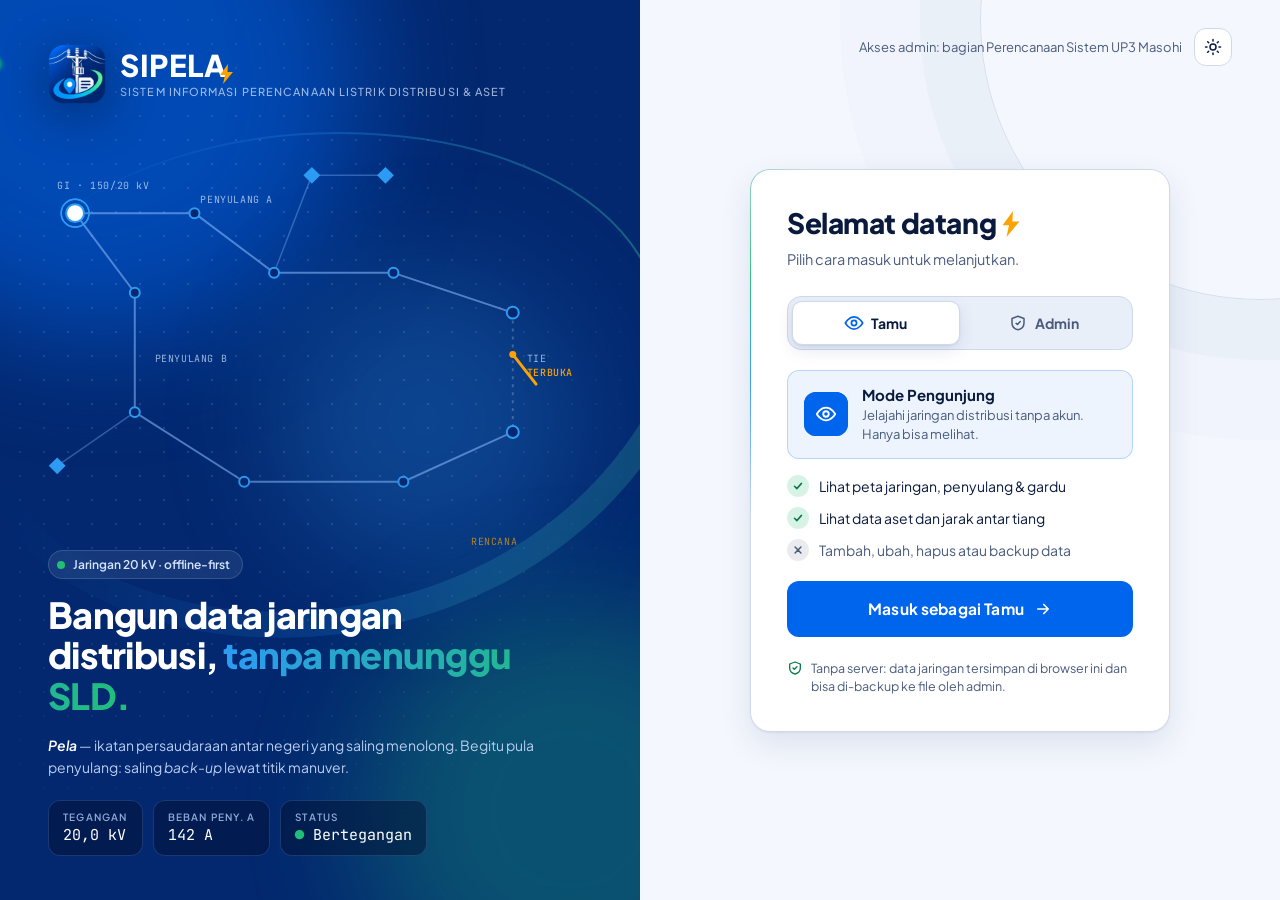
<file: login.html>
<!doctype html>
<html lang="id">
<head>
<meta charset="utf-8">
<meta name="viewport" content="width=device-width, initial-scale=1">
<title>SIPELA — Masuk</title>
<link rel="icon" type="image/png" href="img/favicon.png">
<link rel="preconnect" href="https://fonts.googleapis.com">
<link rel="preconnect" href="https://fonts.gstatic.com" crossorigin>
<link href="https://fonts.googleapis.com/css2?family=Plus+Jakarta+Sans:wght@400;500;600;700;800&family=JetBrains+Mono:wght@500&display=swap" rel="stylesheet">
<style>
:root,[data-theme=light]{--surface:#f4f7fd;--surface-raised:#ffffff;--surface-sunken:#e9eff9;--line:#cfd9ea;--line-strong:#7d8fb0;--ink:#0a1a3d;--ink-muted:#4a5b7c;--brand:#0065ed;--brand-deep:#03286f;--brand-sky:#2c9bf3;--energy:#1fbf78;--energy-ink:#0b7a4a;--spark:#fca201;--on-brand:#ffffff;--link:var(--brand);--danger:#c62f3a;--focus-ring:var(--brand);--shadow-card:0 1px 2px rgba(3,40,111,0.06), 0 12px 32px rgba(3,40,111,0.10);--shadow-glow:0 8px 24px rgba(0,101,237,0.35)}
[data-theme=dark]{--surface:#050d22;--surface-raised:#0b1733;--surface-sunken:#030817;--line:#22335c;--line-strong:#5f75a3;--ink:#eaf1ff;--ink-muted:#a3b3d3;--brand:#1f6fe8;--brand-deep:#03286f;--brand-sky:#5fb4ff;--energy:#4cf0a6;--energy-ink:#4cf0a6;--spark:#fdb52a;--on-brand:#ffffff;--link:#7cc0ff;--danger:#ff7b84;--focus-ring:#7cc0ff;--shadow-card:0 1px 2px rgba(0,0,0,0.4), 0 16px 40px rgba(0,0,0,0.45);--shadow-glow:0 8px 28px rgba(31,111,232,0.55)}
@media (prefers-color-scheme:dark){:root:not([data-theme=light]){--surface:#050d22;--surface-raised:#0b1733;--surface-sunken:#030817;--line:#22335c;--line-strong:#5f75a3;--ink:#eaf1ff;--ink-muted:#a3b3d3;--brand:#1f6fe8;--brand-deep:#03286f;--brand-sky:#5fb4ff;--energy:#4cf0a6;--energy-ink:#4cf0a6;--spark:#fdb52a;--on-brand:#ffffff;--link:#7cc0ff;--danger:#ff7b84;--focus-ring:#7cc0ff;--shadow-card:0 1px 2px rgba(0,0,0,0.4), 0 16px 40px rgba(0,0,0,0.45);--shadow-glow:0 8px 28px rgba(31,111,232,0.55)}}
:root{--space-1:4px;--space-2:8px;--space-3:12px;--space-4:16px;--space-6:24px;--space-8:32px;--space-12:48px;--radius-sm:8px;--radius-md:12px;--radius-lg:20px;--radius-xl:32px;--font-sans:"Plus Jakarta Sans", system-ui, -apple-system, "Segoe UI", sans-serif;--font-mono:"JetBrains Mono", ui-monospace, Menlo, monospace}
*,*::before,*::after{box-sizing:border-box}
html,body{margin:0;height:100%}
body{background:var(--surface);color:var(--ink);font-family:var(--font-sans);-webkit-font-smoothing:antialiased;transition:background .5s,color .5s}
button,input{font:inherit;color:inherit}

.lp{display:grid;grid-template-columns:minmax(0,1fr) minmax(0,1fr);min-height:max(100vh,680px)}

/* ───────────── HERO ───────────── */
.hero{position:relative;overflow:hidden;background:var(--brand-deep);color:var(--on-brand);isolation:isolate;
  animation:heroIn 1s cubic-bezier(.2,.7,.2,1) both}
.hero .glow{position:absolute;border-radius:50%;filter:blur(60px);opacity:.55;z-index:-1;will-change:transform}
.glow.g1{width:520px;height:520px;left:-160px;top:-180px;background:var(--brand);animation:drift 14s ease-in-out infinite alternate}
.glow.g2{width:420px;height:420px;right:-140px;bottom:-120px;background:var(--energy);opacity:.28;animation:drift 18s ease-in-out infinite alternate-reverse}
.glow.g3{width:300px;height:300px;right:10%;top:30%;background:var(--brand-sky);opacity:.25;animation:drift 11s ease-in-out infinite alternate}
.hero .dots{position:absolute;inset:-40px;z-index:-1;opacity:.22;
  background-image:radial-gradient(rgba(255,255,255,.55) 1px,transparent 1.2px);background-size:24px 24px;
  -webkit-mask-image:radial-gradient(ellipse 80% 70% at 40% 40%,#000 30%,transparent 80%);mask-image:radial-gradient(ellipse 80% 70% at 40% 40%,#000 30%,transparent 80%);
  animation:gridPan 30s linear infinite}
/* the logo's swoosh, orbiting slowly */
.swoosh{position:absolute;left:50%;top:44%;width:900px;height:900px;margin:-450px 0 0 -450px;z-index:-1;opacity:.5;animation:spin 60s linear infinite}
.swoosh path{fill:none;stroke-linecap:round}

.net{position:absolute;inset:0;width:100%;height:100%;z-index:0;-webkit-mask-image:linear-gradient(#000 52%,transparent 78%);mask-image:linear-gradient(#000 52%,transparent 78%)}
.net .feeder{fill:none;stroke:rgba(140,190,255,.55);stroke-width:2;stroke-linecap:round;stroke-linejoin:round;
  stroke-dasharray:900;stroke-dashoffset:900;animation:draw 2.2s cubic-bezier(.6,.1,.2,1) forwards}
.net .feeder.b{animation-delay:.35s}
.net .feeder.br{stroke-width:1.5;stroke:rgba(140,190,255,.35);animation-delay:1s}
.net .plan{fill:none;stroke:var(--spark);stroke-width:1.6;stroke-dasharray:5 7;opacity:0;animation:planDraw 6s 2.6s ease-in-out infinite}
.net .pole{fill:var(--brand-deep);stroke:var(--brand-sky);stroke-width:2;transform-box:fill-box;transform-origin:center;transform:scale(0);animation:pop .5s cubic-bezier(.3,1.6,.5,1) forwards}
.net .gardu{fill:var(--brand-sky);transform-box:fill-box;transform-origin:center;transform:scale(0) rotate(45deg);animation:popR .6s cubic-bezier(.3,1.6,.5,1) forwards}
.net .gi{fill:var(--on-brand)}
.net .ring{fill:none;stroke:var(--brand-sky);stroke-width:1.5;transform-box:fill-box;transform-origin:center;animation:ring 2.6s ease-out infinite}
.net .ring.r2{animation-delay:1.3s}
.net .pulse{fill:var(--energy);filter:url(#glow)}
.net .pulse.dim{opacity:.7}
.net .tie-rail{fill:none;stroke:rgba(255,255,255,.22);stroke-width:2;stroke-dasharray:3 5}
.net .blade{stroke:var(--spark);stroke-width:3;stroke-linecap:round;transform-origin:520px 292px;animation:blade 8s 2.4s ease-in-out infinite;transform:rotate(-38deg)}
.net .tie-on{fill:none;stroke:var(--energy);stroke-width:3;stroke-linecap:round;opacity:0;filter:url(#glow);animation:tieOn 8s 2.4s ease-in-out infinite}
.net .hinge{fill:var(--spark)}
.net text{font-family:var(--font-mono);font-size:10px;letter-spacing:.06em;fill:rgba(220,235,255,.7)}
.net .tag-on,.net .tag-off{font-weight:500}
.net .tag-on{fill:var(--energy);opacity:0;animation:tagOn 8s 2.4s infinite}
.net .tag-off{fill:var(--spark);animation:tagOff 8s 2.4s infinite}
.net .lbl{opacity:0;animation:fade .6s 1.8s forwards}

.brandrow{position:absolute;left:48px;top:44px;display:flex;align-items:center;gap:14px;z-index:2}
.brandrow .icon{width:58px;height:auto;filter:drop-shadow(0 10px 24px rgba(0,0,0,.35));animation:iconIn 1s .2s cubic-bezier(.3,1.5,.5,1) both,float 6s 1.4s ease-in-out infinite}
.word{display:flex;font-weight:800;font-size:30px;letter-spacing:.02em;line-height:1}
.word span{display:inline-block;opacity:0;transform:translateY(18px) rotateX(70deg);animation:letter .7s cubic-bezier(.2,.9,.3,1.2) forwards}
.word .a{position:relative}
.word .bolt{position:absolute;right:-7px;bottom:-4px;width:15px;height:20px;animation:flicker 4s 1.6s infinite}
.word .bolt path{fill:var(--spark)}
.brandrow small{display:block;font-size:11px;font-weight:500;letter-spacing:.1em;text-transform:uppercase;color:rgba(214,229,255,.72);margin-top:5px;white-space:nowrap;opacity:0;animation:fade .8s 1.1s forwards}

.copy{position:absolute;left:48px;right:48px;bottom:44px;z-index:2;max-width:500px}
.eyebrow{display:inline-flex;align-items:center;gap:8px;padding:6px 12px 6px 8px;border-radius:999px;background:rgba(255,255,255,.08);border:1px solid rgba(255,255,255,.14);
  font-size:12px;font-weight:600;color:#d6e5ff;backdrop-filter:blur(8px);opacity:0;animation:rise .8s 1.2s forwards}
.eyebrow i{width:8px;height:8px;border-radius:50%;background:var(--energy);box-shadow:0 0 0 0 var(--energy);animation:live 1.8s infinite}
.copy h1{margin:16px 0 0;font-size:36px;line-height:1.12;font-weight:800;letter-spacing:-.02em;opacity:0;animation:rise .9s 1.35s forwards}
.copy h1 em{font-style:normal;background:linear-gradient(90deg,var(--brand-sky),var(--energy),var(--brand-sky));background-size:200% 100%;-webkit-background-clip:text;background-clip:text;color:transparent;animation:sheen 5s linear infinite}
.copy blockquote{margin:18px 0 0;padding:0;font-size:14px;line-height:22px;color:#b9cdef;opacity:0;animation:rise .9s 1.5s forwards}
.copy blockquote b{color:#fff;font-weight:600;font-style:italic}
.ticker{display:flex;gap:10px;margin-top:22px;flex-wrap:wrap}
.chip{display:flex;flex-direction:column;gap:2px;padding:10px 14px;border-radius:12px;background:rgba(3,15,45,.45);border:1px solid rgba(140,190,255,.18);backdrop-filter:blur(10px);
  opacity:0;transform:translateY(12px);animation:rise .7s forwards}
.chip:nth-child(1){animation-delay:1.65s}.chip:nth-child(2){animation-delay:1.75s}.chip:nth-child(3){animation-delay:1.85s}
.chip small{font-size:10px;letter-spacing:.12em;text-transform:uppercase;color:#8fa9d6;font-weight:600}
.chip span{font-family:var(--font-mono);font-size:15px;color:#fff;font-variant-numeric:tabular-nums}
.chip span u{text-decoration:none;color:var(--energy)}

/* ───────────── FORM PANEL ───────────── */
.panel{position:relative;display:flex;align-items:center;justify-content:center;padding:48px;overflow:hidden}
.panel::before{content:"";position:absolute;width:560px;height:560px;right:-260px;top:-260px;border-radius:50%;
  border:1px solid var(--line);box-shadow:0 0 0 60px color-mix(in srgb,var(--line) 25%,transparent),0 0 0 140px color-mix(in srgb,var(--line) 12%,transparent);animation:spin 80s linear infinite;opacity:.8}
.topbar{position:absolute;top:28px;left:48px;right:48px;display:flex;justify-content:space-between;align-items:center;opacity:0;animation:fade .6s .9s forwards}
.mini{display:none;align-items:center;gap:8px;font-weight:800;letter-spacing:.02em;color:var(--ink)}
.mini img{width:30px}
.help{font-size:13px;color:var(--ink-muted)}
.help a{color:var(--link);font-weight:600;text-decoration:none}
.help a:hover{text-decoration:underline}
.theme{margin-left:auto;margin-left:12px;width:38px;height:38px;border-radius:12px;border:1px solid var(--line);background:var(--surface-raised);display:grid;place-items:center;cursor:pointer;transition:transform .3s,border-color .3s}
.theme:hover{transform:rotate(-12deg) scale(1.06);border-color:var(--line-strong)}
.theme svg{width:18px;height:18px;stroke:var(--ink);fill:none;stroke-width:2;stroke-linecap:round}
.theme .moon{display:none}
[data-theme="dark"] .theme .sun{display:none}[data-theme="dark"] .theme .moon{display:block}
.topbar .r{display:flex;align-items:center}

.card{position:relative;width:100%;max-width:420px;padding:36px;border-radius:var(--radius-lg);background:var(--surface-raised);border:1px solid var(--line);box-shadow:var(--shadow-card);
  opacity:0;transform:translateY(24px) scale(.98);animation:cardIn .9s .45s cubic-bezier(.2,.8,.2,1) forwards}
/* travelling current on the card edge */
.card::before{content:"";position:absolute;inset:-1px;border-radius:inherit;padding:1px;pointer-events:none;
  background:conic-gradient(from var(--ang),transparent 0 70%,var(--brand-sky) 80%,var(--energy) 86%,transparent 92%);
  -webkit-mask:linear-gradient(#000 0 0) content-box,linear-gradient(#000 0 0);-webkit-mask-composite:xor;mask:linear-gradient(#000 0 0) content-box exclude,linear-gradient(#000 0 0);
  animation:orbit 6s linear infinite;opacity:.9}
@property --ang{syntax:"<angle>";inherits:false;initial-value:0deg}

.card h2{margin:0;font-size:28px;line-height:34px;font-weight:800;letter-spacing:-.015em}
.card h2 .wave{display:inline-block;transform-origin:70% 80%;animation:wave 2.4s 1.4s ease-in-out 2}
.card .sub{margin:8px 0 26px;font-size:14.5px;line-height:22px;color:var(--ink-muted)}
.st{opacity:0;transform:translateY(14px);animation:rise .6s forwards}

.field{position:relative;margin-bottom:16px}
.field .box{position:relative;display:flex;align-items:center;height:56px;border-radius:var(--radius-md);background:var(--surface-sunken);border:1.5px solid var(--line-strong);
  transition:border-color .25s,box-shadow .25s,background .25s,transform .25s}
.field .ico{width:20px;height:20px;margin:0 0 0 16px;flex:none;stroke:var(--ink-muted);fill:none;stroke-width:1.8;stroke-linecap:round;stroke-linejoin:round;transition:stroke .25s,transform .35s cubic-bezier(.3,1.6,.5,1)}
.field input{flex:1;min-width:0;height:100%;padding:18px 12px 0;border:0;outline:0;background:transparent;font-size:15px}
.field label{position:absolute;left:48px;top:50%;transform:translateY(-50%);font-size:15px;color:var(--ink-muted);pointer-events:none;transition:all .22s cubic-bezier(.2,.8,.2,1)}
.field input:focus+label,.field input:not(:placeholder-shown)+label{top:15px;font-size:11.5px;font-weight:600;letter-spacing:.02em}
.field .box:focus-within{border-color:var(--brand);background:var(--surface-raised);box-shadow:0 0 0 4px color-mix(in srgb,var(--brand) 18%,transparent)}
.field .box:focus-within .ico{stroke:var(--brand);transform:scale(1.12) rotate(-6deg)}
.field .box:focus-within label{color:var(--brand)}
[data-theme="dark"] .field .box:focus-within label{color:var(--link)}
/* the energised underline */
.field .box::after{content:"";position:absolute;left:14px;right:14px;bottom:-1.5px;height:2px;border-radius:2px;background:linear-gradient(90deg,var(--brand),var(--energy));transform:scaleX(0);transform-origin:left;transition:transform .45s cubic-bezier(.2,.8,.2,1)}
.field .box:focus-within::after{transform:scaleX(1)}
.field.err .box{border-color:var(--danger);animation:shake .45s}
.field .msg{display:flex;align-items:center;gap:6px;height:0;overflow:hidden;font-size:12.5px;color:var(--danger);transition:height .25s,margin .25s}
.field.err .msg{height:18px;margin-top:6px}
.field.caps .caps{opacity:1;transform:none}
.caps{position:absolute;right:52px;top:50%;margin-top:-11px;padding:3px 7px;border-radius:6px;background:color-mix(in srgb,var(--spark) 18%,transparent);color:var(--ink);font-size:10.5px;font-weight:700;letter-spacing:.06em;opacity:0;transform:translateY(4px);transition:.25s}
.eye{width:40px;height:40px;margin-right:8px;border:0;background:none;border-radius:10px;display:grid;place-items:center;cursor:pointer;flex:none}
.eye:hover{background:color-mix(in srgb,var(--ink) 7%,transparent)}
.eye svg{width:20px;height:20px;stroke:var(--ink-muted);fill:none;stroke-width:1.8;stroke-linecap:round;stroke-linejoin:round}
.eye .slash{stroke-dasharray:24;stroke-dashoffset:24;transition:stroke-dashoffset .35s}
.eye[aria-pressed="true"] .slash{stroke-dashoffset:0}
.eye .pupil{transition:transform .3s;transform-origin:12px 12px}
.eye[aria-pressed="true"] .pupil{transform:scale(.6)}

.row{display:flex;justify-content:space-between;align-items:center;margin:4px 0 22px;font-size:13.5px}
.tog{display:flex;align-items:center;gap:10px;cursor:pointer;color:var(--ink-muted);user-select:none}
.tog input{position:absolute;opacity:0;pointer-events:none}
.tog .sw{position:relative;width:38px;height:22px;border-radius:999px;background:var(--surface-sunken);border:1.5px solid var(--line-strong);transition:.3s}
.tog .sw::after{content:"";position:absolute;top:2px;left:2px;width:15px;height:15px;border-radius:50%;background:var(--line-strong);transition:.35s cubic-bezier(.3,1.5,.5,1)}
.tog input:checked+.sw{background:var(--brand);border-color:var(--brand)}
.tog input:checked+.sw::after{left:18px;background:#fff}
.tog input:focus-visible+.sw{outline:2px solid var(--focus-ring);outline-offset:2px}
.row a{color:var(--link);font-weight:600;text-decoration:none;background:linear-gradient(currentColor,currentColor) 0 100%/0 1.5px no-repeat;transition:background-size .3s}
.row a:hover{background-size:100% 1.5px}

.btn{position:relative;width:100%;height:56px;border:0;border-radius:var(--radius-md);cursor:pointer;overflow:hidden;font-weight:700;font-size:15.5px;letter-spacing:.01em;
  background:var(--brand);color:var(--on-brand);display:flex;align-items:center;justify-content:center;gap:10px;
  transition:transform .2s,box-shadow .3s,background .4s}
.btn:hover{box-shadow:var(--shadow-glow);transform:translateY(-1px)}
.btn:active{transform:translateY(1px) scale(.99)}
.btn:focus-visible,.ghost:focus-visible,.eye:focus-visible,.theme:focus-visible,a:focus-visible{outline:2px solid var(--focus-ring);outline-offset:2px}
.btn::before{content:"";position:absolute;top:0;left:-60%;width:40%;height:100%;background:linear-gradient(100deg,transparent,rgba(255,255,255,.35),transparent);transform:skewX(-20deg);animation:shimmer 3.6s 2.4s ease-in-out infinite}
.btn .lbl,.btn .arrow{transition:opacity .25s,transform .35s}
.btn .arrow{width:18px;height:18px;stroke:currentColor;fill:none;stroke-width:2.2;stroke-linecap:round;stroke-linejoin:round}
.btn:hover .arrow{transform:translateX(4px)}
.btn .load,.btn .ok{position:absolute;inset:0;display:flex;align-items:center;justify-content:center;gap:10px;opacity:0;transform:translateY(8px);transition:.3s}
.btn .load svg{width:26px;height:26px}
.btn .load .trk{fill:none;stroke:rgba(255,255,255,.25);stroke-width:2.5}
.btn .load .arc{fill:none;stroke:#fff;stroke-width:2.5;stroke-linecap:round;stroke-dasharray:20 60;transform-origin:13px 13px;animation:spin .9s linear infinite}
.btn .load .bz{fill:var(--spark);transform-origin:13px 13px;animation:charge .9s ease-in-out infinite alternate}
.btn .ok svg{width:22px;height:22px;stroke:#fff;fill:none;stroke-width:2.6;stroke-linecap:round;stroke-linejoin:round}
.btn .ok path{stroke-dasharray:24;stroke-dashoffset:24}
.btn.loading .lbl,.btn.loading .arrow,.btn.done .lbl,.btn.done .arrow{opacity:0;transform:translateY(-8px)}
.btn.loading .load{opacity:1;transform:none}
.btn.done{background:#0f9b5f}
.btn.done .ok{opacity:1;transform:none}
.btn.done .ok path{animation:tick .45s .1s forwards}
.btn.loading,.btn.done{pointer-events:none}
.btn.loading::before,.btn.done::before{display:none}
.rip{position:absolute;border-radius:50%;background:rgba(255,255,255,.45);transform:scale(0);animation:ripple .65s ease-out forwards;pointer-events:none}

.or{display:flex;align-items:center;gap:12px;margin:20px 0;color:var(--ink-muted);font-size:12px;letter-spacing:.08em;text-transform:uppercase}
.or::before,.or::after{content:"";flex:1;height:1px;background:var(--line)}
.ghost{width:100%;height:52px;border-radius:var(--radius-md);border:1.5px solid var(--line-strong);background:transparent;cursor:pointer;font-weight:600;font-size:14.5px;display:flex;align-items:center;justify-content:center;gap:10px;transition:.25s}
.ghost:hover{border-color:var(--brand);background:color-mix(in srgb,var(--brand) 7%,transparent)}
.ghost svg{width:18px;height:18px;stroke:var(--energy-ink);fill:none;stroke-width:2;stroke-linecap:round;stroke-linejoin:round;transition:transform .5s}
.ghost:hover svg{transform:rotate(-180deg)}
.note{display:flex;gap:8px;align-items:flex-start;margin:22px 0 0;font-size:12.5px;line-height:18px;color:var(--ink-muted)}
.note svg{flex:none;width:16px;height:16px;margin-top:1px;stroke:var(--energy-ink);fill:none;stroke-width:2;stroke-linecap:round;stroke-linejoin:round}

.toast{position:absolute;left:50%;bottom:28px;transform:translate(-50%,30px);opacity:0;display:flex;align-items:center;gap:10px;padding:12px 16px;border-radius:14px;background:var(--ink);color:var(--surface);font-size:13.5px;font-weight:600;white-space:nowrap;box-shadow:var(--shadow-card);transition:.45s cubic-bezier(.3,1.4,.5,1);pointer-events:none;z-index:5}
.toast.show{opacity:1;transform:translate(-50%,0)}
.toast i{width:8px;height:8px;border-radius:50%;background:var(--energy)}

/* ───────────── keyframes ───────────── */
@keyframes heroIn{from{clip-path:inset(0 100% 0 0)}to{clip-path:inset(0 0 0 0)}}
@keyframes drift{from{transform:translate(0,0) scale(1)}to{transform:translate(60px,40px) scale(1.15)}}
@keyframes gridPan{to{background-position:24px 24px}}
@keyframes spin{to{transform:rotate(360deg)}}
@keyframes draw{to{stroke-dashoffset:0}}
@keyframes planDraw{0%{opacity:0;stroke-dashoffset:120}15%{opacity:.9}70%{opacity:.9;stroke-dashoffset:0}100%{opacity:0;stroke-dashoffset:0}}
@keyframes pop{to{transform:scale(1)}}
@keyframes popR{to{transform:scale(1) rotate(45deg)}}
@keyframes ring{0%{transform:scale(.6);opacity:.9}100%{transform:scale(2.6);opacity:0}}
@keyframes blade{0%,32%{transform:rotate(-38deg)}40%,78%{transform:rotate(0)}86%,100%{transform:rotate(-38deg)}}
@keyframes tieOn{0%,38%{opacity:0}42%,78%{opacity:1}84%,100%{opacity:0}}
@keyframes tagOn{0%,38%{opacity:0}42%,78%{opacity:1}82%,100%{opacity:0}}
@keyframes tagOff{0%,36%{opacity:1}40%,80%{opacity:0}84%,100%{opacity:1}}
@keyframes fade{to{opacity:1}}
@keyframes iconIn{from{opacity:0;transform:scale(.4) rotate(-20deg)}to{opacity:1;transform:none}}
@keyframes float{0%,100%{translate:0 0}50%{translate:0 -5px}}
@keyframes letter{to{opacity:1;transform:none}}
@keyframes flicker{0%,86%,100%{opacity:1;filter:drop-shadow(0 0 4px var(--spark))}88%{opacity:.2}90%{opacity:1;filter:drop-shadow(0 0 10px var(--spark))}92%{opacity:.4}94%{opacity:1}}
@keyframes rise{to{opacity:1;transform:none}}
@keyframes live{0%{box-shadow:0 0 0 0 color-mix(in srgb,var(--energy) 70%,transparent)}100%{box-shadow:0 0 0 8px transparent}}
@keyframes sheen{to{background-position:-200% 0}}
@keyframes cardIn{to{opacity:1;transform:none}}
@keyframes orbit{to{--ang:360deg}}
@keyframes wave{0%,100%{transform:rotate(0)}20%{transform:rotate(16deg)}40%{transform:rotate(-8deg)}60%{transform:rotate(12deg)}80%{transform:rotate(-4deg)}}
@keyframes shake{0%,100%{transform:translateX(0)}20%{transform:translateX(-7px)}40%{transform:translateX(6px)}60%{transform:translateX(-4px)}80%{transform:translateX(2px)}}
@keyframes shimmer{0%{left:-60%}55%,100%{left:130%}}
@keyframes charge{from{transform:scale(.8);opacity:.7}to{transform:scale(1.1);opacity:1}}
@keyframes tick{to{stroke-dashoffset:0}}
@keyframes ripple{to{transform:scale(1);opacity:0}}

/* role switch */
.roles{position:relative;display:grid;grid-template-columns:1fr 1fr;padding:4px;margin-bottom:20px;border-radius:14px;background:var(--surface-sunken);border:1px solid var(--line)}
.roles .pill{position:absolute;top:4px;bottom:4px;left:4px;width:calc(50% - 4px);border-radius:10px;background:var(--surface-raised);border:1px solid var(--line);box-shadow:0 1px 2px rgba(3,40,111,.08),0 6px 16px rgba(3,40,111,.10);transition:transform .5s cubic-bezier(.3,1.35,.5,1)}
[data-role="admin"] .roles .pill{transform:translateX(100%)}
.roles button{position:relative;z-index:1;height:44px;border:0;background:none;border-radius:10px;display:flex;align-items:center;justify-content:center;gap:8px;font-weight:700;font-size:14px;color:var(--ink-muted);cursor:pointer;transition:color .3s}
.roles button svg{width:18px;height:18px;fill:none;stroke:currentColor;stroke-width:2;stroke-linecap:round;stroke-linejoin:round;transition:transform .45s cubic-bezier(.3,1.6,.5,1),stroke .3s}
.roles button[aria-selected="true"]{color:var(--ink)}
.roles button[aria-selected="true"] svg{stroke:var(--link);transform:scale(1.15)}
.roles button:focus-visible{outline:2px solid var(--focus-ring);outline-offset:-2px}
.roles button:disabled{cursor:default}

.panes{position:relative;transition:height .45s cubic-bezier(.2,.8,.2,1)}
.pane{transition:opacity .35s ease,transform .45s cubic-bezier(.2,.8,.2,1),visibility 0s}
.pane.off{position:absolute;top:0;left:0;right:0;opacity:0;visibility:hidden;pointer-events:none;transition:opacity .25s ease,transform .45s cubic-bezier(.2,.8,.2,1),visibility 0s .45s}
#p-tamu.off{transform:translateX(-28px)}
#p-admin.off{transform:translateX(28px)}

.gcard{display:flex;gap:14px;align-items:center;padding:14px 16px;border-radius:var(--radius-md);background:color-mix(in srgb,var(--brand) 7%,var(--surface-raised));border:1px solid color-mix(in srgb,var(--brand) 22%,transparent)}
.gcard b{display:block;font-size:15px}
.gcard div>span{display:block;font-size:13px;line-height:19px;color:var(--ink-muted);margin-top:2px}
.gic{position:relative;flex:none;width:44px;height:44px;border-radius:12px;background:var(--brand);display:grid;place-items:center}
.gic svg{width:22px;height:22px;fill:none;stroke:#fff;stroke-width:2;stroke-linecap:round;stroke-linejoin:round}
.gic::after{content:"";position:absolute;inset:0;border-radius:inherit;border:2px solid var(--brand);animation:gring 2.4s ease-out infinite}
.pane.on .gic svg circle{animation:look 5s 1.2s ease-in-out infinite}
.perm{list-style:none;margin:16px 0 20px;padding:0;display:grid;gap:10px}
.perm li{display:flex;gap:10px;align-items:center;font-size:14px}
.perm svg{flex:none;width:22px;height:22px;padding:4px;border-radius:50%;fill:none;stroke-width:2.6;stroke-linecap:round;stroke-linejoin:round}
.perm .y svg{stroke:var(--energy-ink);background:color-mix(in srgb,var(--energy) 18%,transparent)}
.perm .n{color:var(--ink-muted)}
.perm .n svg{stroke:var(--ink-muted);background:color-mix(in srgb,var(--ink-muted) 12%,transparent)}
.pane.on .perm li,.pane.on .gcard,.pane.on .hint,.pane.on .field,.pane.on .row{animation:paneIn .5s cubic-bezier(.2,.8,.2,1) both}
.pane.on .gcard{animation-delay:.04s}.pane.on .perm li:nth-child(1){animation-delay:.1s}.pane.on .perm li:nth-child(2){animation-delay:.16s}.pane.on .perm li:nth-child(3){animation-delay:.22s}
.pane.on .hint{animation-delay:.04s}.pane.on #f-user{animation-delay:.1s}.pane.on #f-pass{animation-delay:.16s}.pane.on .row{animation-delay:.22s}
.hint{display:flex;align-items:center;gap:8px;margin:0 0 16px;font-size:13px;color:var(--ink-muted)}
.hint svg{flex:none;width:16px;height:16px;fill:none;stroke:var(--spark);stroke-width:2.2;stroke-linecap:round;stroke-linejoin:round}
[data-role="admin"] .card::before,[data-role="admin"].card::before{background:conic-gradient(from var(--ang),transparent 0 70%,var(--spark) 80%,var(--brand-sky) 86%,transparent 92%)}
@keyframes paneIn{from{opacity:0;transform:translateY(10px)}to{opacity:1;transform:none}}
@keyframes gring{0%{transform:scale(1);opacity:.7}100%{transform:scale(1.5);opacity:0}}
@keyframes look{0%,40%,100%{transform:translateX(0)}50%,60%{transform:translateX(-2px)}70%,80%{transform:translateX(2px)}}
.row{margin-top:4px}

@media (max-width:900px){
  .lp{grid-template-columns:1fr}
  .hero{display:none}
  .mini{display:flex}
  .panel{padding:96px 16px 40px;min-height:100vh}
  .topbar{left:16px;right:16px}
  .help{display:none}
  .card{padding:28px 22px}
}
@media (prefers-reduced-motion:reduce){
  *,*::before,*::after{animation-duration:.01ms!important;animation-iteration-count:1!important;animation-delay:0s!important;transition-duration:.01ms!important}
  .net animateMotion{display:none}
}
</style>
</head>
<body>
<main class="lp">
  <!-- ═════════ HERO ═════════ -->
  <section class="hero" id="hero" aria-label="SIPELA">
    <div class="glow g1" data-depth="18"></div>
    <div class="glow g2" data-depth="-14"></div>
    <div class="glow g3" data-depth="10"></div>
    <div class="dots"></div>
    <svg class="swoosh" viewBox="0 0 900 900" aria-hidden="true">
      <defs>
        <linearGradient id="sw" x1="0" x2="1"><stop offset="0" stop-color="#2c9bf3" stop-opacity="0"/><stop offset=".55" stop-color="#2c9bf3"/><stop offset="1" stop-color="#4cf0a6"/></linearGradient>
      </defs>
      <path d="M120 520 C 180 720, 620 760, 790 470" stroke="url(#sw)" stroke-width="26" opacity=".35"/>
      <path d="M160 300 C 300 140, 700 150, 780 330" stroke="url(#sw)" stroke-width="2" opacity=".6"/>
    </svg>

    <svg class="net" id="net" viewBox="0 0 640 760" preserveAspectRatio="xMidYMin slice" aria-hidden="true">
      <defs>
        <filter id="glow" x="-200%" y="-200%" width="500%" height="500%"><feGaussianBlur stdDeviation="3" result="b"/><feMerge><feMergeNode in="b"/><feMergeNode in="SourceGraphic"/></feMerge></filter>
      </defs>
      <g transform="translate(46 54) scale(.84)">
        <!-- feeders -->
        <path id="fA" class="feeder" d="M80 150 H200 L280 210 H400 L520 250"/>
        <path id="fB" class="feeder b" d="M80 150 L140 230 V350 L250 420 H410 L520 370"/>
        <path id="brA" class="feeder br" d="M280 210 L318 112 H392"/>
        <path id="brB" class="feeder br" d="M140 350 L62 404"/>
        <path class="plan" d="M410 420 L470 468 H590"/>

        <!-- tie / titik manuver -->
        <path class="tie-rail" d="M520 250 V370"/>
        <path id="tie" class="tie-on" d="M520 250 V370"/>
        <line class="blade" x1="520" y1="292" x2="520" y2="330"/>
        <circle class="hinge" cx="520" cy="292" r="3.5"/>

        <!-- pulses (energy travelling downstream) -->
        <circle class="pulse" r="4"><animateMotion dur="3.4s" begin="2s" repeatCount="indefinite" calcMode="linear"><mpath href="#fA"/></animateMotion></circle>
        <circle class="pulse dim" r="3"><animateMotion dur="3.4s" begin="3.7s" repeatCount="indefinite"><mpath href="#fA"/></animateMotion></circle>
        <circle class="pulse" r="4"><animateMotion dur="4s" begin="2.4s" repeatCount="indefinite"><mpath href="#fB"/></animateMotion></circle>
        <circle class="pulse dim" r="3"><animateMotion dur="4s" begin="4.4s" repeatCount="indefinite"><mpath href="#fB"/></animateMotion></circle>
        <circle class="pulse dim" r="2.5"><animateMotion dur="2.2s" begin="3s" repeatCount="indefinite"><mpath href="#brA"/></animateMotion></circle>
        <circle class="pulse dim" r="2.5"><animateMotion dur="2s" begin="3.4s" repeatCount="indefinite"><mpath href="#brB"/></animateMotion></circle>
        <!-- back-up flow through the tie while the switch is closed (8s cycle, closed 40–78%) -->
        <circle class="pulse" r="4.5" opacity="0">
          <animateMotion dur="8s" begin="2.4s" repeatCount="indefinite" keyPoints="0;0;1;1" keyTimes="0;.44;.74;1" calcMode="linear"><mpath href="#tie"/></animateMotion>
          <animate attributeName="opacity" dur="8s" begin="2.4s" repeatCount="indefinite" values="0;0;1;1;0;0" keyTimes="0;.43;.45;.73;.75;1"/>
        </circle>

        <!-- GI -->
        <circle class="ring" cx="80" cy="150" r="14"/>
        <circle class="ring r2" cx="80" cy="150" r="14"/>
        <circle class="pole gi" cx="80" cy="150" r="9" style="animation-delay:.2s"/>
        <!-- poles -->
        <circle class="pole" cx="200" cy="150" r="5" style="animation-delay:.7s"/>
        <circle class="pole" cx="280" cy="210" r="5" style="animation-delay:.9s"/>
        <circle class="pole" cx="400" cy="210" r="5" style="animation-delay:1.1s"/>
        <circle class="pole" cx="520" cy="250" r="6" style="animation-delay:1.3s"/>
        <circle class="pole" cx="140" cy="230" r="5" style="animation-delay:.9s"/>
        <circle class="pole" cx="140" cy="350" r="5" style="animation-delay:1.1s"/>
        <circle class="pole" cx="250" cy="420" r="5" style="animation-delay:1.3s"/>
        <circle class="pole" cx="410" cy="420" r="5" style="animation-delay:1.5s"/>
        <circle class="pole" cx="520" cy="370" r="6" style="animation-delay:1.7s"/>
        <!-- gardu distribusi -->
        <rect class="gardu" x="312" y="106" width="12" height="12" style="animation-delay:1.4s"/>
        <rect class="gardu" x="386" y="106" width="12" height="12" style="animation-delay:1.55s"/>
        <rect class="gardu" x="56" y="398" width="12" height="12" style="animation-delay:1.6s"/>

        <g class="lbl">
          <text x="62" y="126">GI · 150/20 kV</text>
          <text x="206" y="140">PENYULANG A</text>
          <text x="160" y="300">PENYULANG B</text>
          <text x="478" y="484" style="fill:var(--spark)">RENCANA</text>
          <text x="534" y="300">TIE</text>
          <text class="tag-off" x="534" y="314">TERBUKA</text>
          <text class="tag-on" x="534" y="314">MANUVER</text>
        </g>
      </g>
    </svg>

    <div class="brandrow">
      <img class="icon" src="[data-uri]" alt="">
      <div>
        <div class="word" aria-label="SIPELA">
          <span style="animation-delay:.45s">S</span><span style="animation-delay:.52s">I</span><span style="animation-delay:.59s">P</span><span style="animation-delay:.66s">E</span><span style="animation-delay:.73s">L</span><span class="a" style="animation-delay:.8s">A<svg class="bolt" viewBox="0 0 15 20"><path d="M9 0 1 11h5l-2 9 10-12H8.5z"/></svg></span>
        </div>
        <small>Sistem Informasi Perencanaan Listrik Distribusi &amp; Aset</small>
      </div>
    </div>

    <div class="copy" data-depth="-6">
      <span class="eyebrow"><i></i>Jaringan 20 kV · offline-first</span>
      <h1>Bangun data jaringan distribusi, <em>tanpa menunggu SLD.</em></h1>
      <blockquote><b>Pela</b> — ikatan persaudaraan antar negeri yang saling menolong. Begitu pula penyulang: saling <i>back-up</i> lewat titik manuver.</blockquote>
      <div class="ticker">
        <div class="chip"><small>Tegangan</small><span id="kv">20,0 kV</span></div>
        <div class="chip"><small>Beban Peny. A</small><span id="amp">142 A</span></div>
        <div class="chip"><small>Status</small><span><u>●</u> Bertegangan</span></div>
      </div>
    </div>
  </section>

  <!-- ═════════ FORM ═════════ -->
  <section class="panel">
    <div class="topbar">
      <div class="mini"><img src="[data-uri]" alt="">SIPELA</div>
      <div class="r" style="margin-left:auto">
        <span class="help">Akses admin: bagian Perencanaan Sistem UP3 Masohi</span>
        <button class="theme" id="theme" type="button" aria-label="Ganti tema terang/gelap">
          <svg class="sun" viewBox="0 0 24 24"><circle cx="12" cy="12" r="4"/><path d="M12 2v2M12 20v2M4.9 4.9l1.4 1.4M17.7 17.7l1.4 1.4M2 12h2M20 12h2M4.9 19.1l1.4-1.4M17.7 6.3l1.4-1.4"/></svg>
          <svg class="moon" viewBox="0 0 24 24"><path d="M20 14.5A8 8 0 0 1 9.5 4a8 8 0 1 0 10.5 10.5z"/></svg>
        </button>
      </div>
    </div>

    <form class="card" id="form" data-role="tamu" novalidate>
      <h2 class="st" style="animation-delay:.7s">Selamat datang <svg class="wave" viewBox="0 0 15 20" width="20" height="26" aria-hidden="true" style="vertical-align:-3px"><path d="M9 0 1 11h5l-2 9 10-12H8.5z" fill="var(--spark)"/></svg></h2>
      <p class="sub st" style="animation-delay:.8s">Pilih cara masuk untuk melanjutkan.</p>

      <div class="roles st" role="tablist" aria-label="Jenis akses" style="animation-delay:.9s">
        <span class="pill" aria-hidden="true"></span>
        <button type="button" role="tab" id="t-tamu" aria-controls="p-tamu" aria-selected="true" data-r="tamu">
          <svg viewBox="0 0 24 24"><path d="M2 12s3.6-7 10-7 10 7 10 7-3.6 7-10 7S2 12 2 12z"/><circle cx="12" cy="12" r="3"/></svg>Tamu
        </button>
        <button type="button" role="tab" id="t-admin" aria-controls="p-admin" aria-selected="false" tabindex="-1" data-r="admin">
          <svg viewBox="0 0 24 24"><path d="M12 3l8 3v6c0 5-3.5 8-8 9-4.5-1-8-4-8-9V6z"/><path d="M9.5 12.5 11.3 14 15 10"/></svg>Admin
        </button>
      </div>

      <div class="panes st" id="panes" style="animation-delay:1s">
        <!-- ── Tamu / pengunjung ── -->
        <div class="pane on" id="p-tamu" role="tabpanel" aria-labelledby="t-tamu">
          <div class="gcard">
            <span class="gic"><svg viewBox="0 0 24 24"><path d="M2 12s3.6-7 10-7 10 7 10 7-3.6 7-10 7S2 12 2 12z"/><circle cx="12" cy="12" r="3"/></svg></span>
            <div><b>Mode Pengunjung</b><span>Jelajahi jaringan distribusi tanpa akun. Hanya bisa melihat.</span></div>
          </div>
          <ul class="perm">
            <li class="y"><svg viewBox="0 0 24 24"><path d="M6 12.5l4 4 8-9"/></svg>Lihat peta jaringan, penyulang &amp; gardu</li>
            <li class="y"><svg viewBox="0 0 24 24"><path d="M6 12.5l4 4 8-9"/></svg>Lihat data aset dan jarak antar tiang</li>
            <li class="n"><svg viewBox="0 0 24 24"><path d="M7 7l10 10M17 7 7 17"/></svg>Tambah, ubah, hapus atau backup data</li>
          </ul>
          <button class="btn" type="submit">
            <span class="lbl">Masuk sebagai Tamu</span>
            <svg class="arrow" viewBox="0 0 24 24"><path d="M5 12h14M13 6l6 6-6 6"/></svg>
            <span class="load" aria-hidden="true"><svg viewBox="0 0 26 26"><circle class="trk" cx="13" cy="13" r="11"/><circle class="arc" cx="13" cy="13" r="11"/><path class="bz" d="M14 6 8 14h4l-1 6 6-8h-4z"/></svg>Menyiapkan peta…</span>
          <span class="ok" aria-hidden="true"><svg viewBox="0 0 24 24"><path d="M5 12.5l4.5 4.5L19 7.5"/></svg>Selamat datang, Tamu</span>
          </button>
        </div>

        <!-- ── Admin ── -->
        <div class="pane off" id="p-admin" role="tabpanel" aria-labelledby="t-admin" inert>
          <p class="hint"><svg viewBox="0 0 24 24"><rect x="4.5" y="10.5" width="15" height="10" rx="2.5"/><path d="M8 10.5V7.5a4 4 0 0 1 8 0v3"/></svg>Akses penuh: kelola data &amp; backup.</p>
          <div class="field" id="f-user">
            <div class="box">
              <svg class="ico" viewBox="0 0 24 24"><circle cx="12" cy="8" r="4"/><path d="M4 21a8 8 0 0 1 16 0"/></svg>
              <input id="user" name="user" type="text" placeholder=" " autocomplete="username" autocapitalize="off" spellcheck="false">
              <label for="user">Nama pengguna admin</label>
            </div>
            <div class="msg" role="alert"><svg width="14" height="14" viewBox="0 0 24 24" fill="none" stroke="currentColor" stroke-width="2.4" stroke-linecap="round"><circle cx="12" cy="12" r="9"/><path d="M12 8v5M12 16.5v.01"/></svg><span>Isi nama pengguna admin.</span></div>
          </div>
          <div class="field" id="f-pass">
            <div class="box">
              <svg class="ico" viewBox="0 0 24 24"><rect x="4.5" y="10.5" width="15" height="10" rx="2.5"/><path d="M8 10.5V7.5a4 4 0 0 1 8 0v3"/></svg>
              <input id="pass" name="pass" type="password" placeholder=" " autocomplete="current-password">
              <label for="pass">Kata sandi</label>
              <span class="caps">CAPS</span>
              <button class="eye" id="eye" type="button" aria-label="Tampilkan kata sandi" aria-pressed="false">
                <svg viewBox="0 0 24 24"><path d="M2 12s3.6-7 10-7 10 7 10 7-3.6 7-10 7S2 12 2 12z"/><circle class="pupil" cx="12" cy="12" r="3"/><path class="slash" d="M4 4l16 16"/></svg>
              </button>
            </div>
            <div class="msg" role="alert"><svg width="14" height="14" viewBox="0 0 24 24" fill="none" stroke="currentColor" stroke-width="2.4" stroke-linecap="round"><circle cx="12" cy="12" r="9"/><path d="M12 8v5M12 16.5v.01"/></svg><span>Isi kata sandi.</span></div>
          </div>
          <div class="row">
            <label class="tog"><input type="checkbox" id="remember" checked><span class="sw"></span>Ingat saya</label>
            <a href="#" onclick="return false" style="opacity:.6">Lupa kata sandi? Hubungi Perencanaan</a>
          </div>
          <button class="btn" type="submit">
            <span class="lbl">Masuk sebagai Admin</span>
            <svg class="arrow" viewBox="0 0 24 24"><path d="M5 12h14M13 6l6 6-6 6"/></svg>
            <span class="load" aria-hidden="true"><svg viewBox="0 0 26 26"><circle class="trk" cx="13" cy="13" r="11"/><circle class="arc" cx="13" cy="13" r="11"/><path class="bz" d="M14 6 8 14h4l-1 6 6-8h-4z"/></svg>Memverifikasi…</span>
          <span class="ok" aria-hidden="true"><svg viewBox="0 0 24 24"><path d="M5 12.5l4.5 4.5L19 7.5"/></svg>Berhasil masuk</span>
          </button>
        </div>
      </div>

      <p class="note st" style="animation-delay:1.2s">
        <svg viewBox="0 0 24 24"><path d="M12 3l8 3v6c0 5-3.5 8-8 9-4.5-1-8-4-8-9V6z"/><path d="M9 12l2 2 4-4"/></svg>
        Tanpa server: data jaringan tersimpan di browser ini dan bisa di-backup ke file oleh admin.
      </p>
    </form>

    <div class="toast" id="toast" role="status"><i></i><span>Selamat bekerja!</span></div>
  </section>
</main>

<script>
(function(){
  var root=document.documentElement, reduce=matchMedia('(prefers-reduced-motion: reduce)').matches;

  /* theme toggle */
  document.getElementById('theme').addEventListener('click',function(){
    var cur=root.getAttribute('data-theme')||(matchMedia('(prefers-color-scheme: dark)').matches?'dark':'light');
    root.setAttribute('data-theme',cur==='dark'?'light':'dark');
  });

  /* hero parallax */
  var hero=document.getElementById('hero'), layers=[].slice.call(hero.querySelectorAll('[data-depth]')), net=document.getElementById('net');
  if(!reduce){
    var tx=0,ty=0,cx=0,cy=0;
    hero.addEventListener('pointermove',function(e){var r=hero.getBoundingClientRect();tx=(e.clientX-r.left)/r.width-.5;ty=(e.clientY-r.top)/r.height-.5;});
    hero.addEventListener('pointerleave',function(){tx=ty=0;});
    (function loop(){cx+=(tx-cx)*.06;cy+=(ty-cy)*.06;
      layers.forEach(function(l){var d=+l.dataset.depth;l.style.transform='translate('+(cx*d)+'px,'+(cy*d)+'px)';});
      net.style.transform='translate('+(cx*-12)+'px,'+(cy*-10)+'px)';
      requestAnimationFrame(loop);})();
  }

  /* live readings */
  var kv=document.getElementById('kv'), amp=document.getElementById('amp'), a=142;
  setInterval(function(){
    kv.textContent=(19.8+Math.random()*0.5).toFixed(1).replace('.',',')+' kV';
    a+=Math.round((Math.random()-.5)*6);a=Math.max(128,Math.min(158,a));amp.textContent=a+' A';
  },1400);

  /* password eye + caps lock */
  var pass=document.getElementById('pass'), eye=document.getElementById('eye');
  eye.addEventListener('click',function(){var show=pass.type==='password';pass.type=show?'text':'password';eye.setAttribute('aria-pressed',show);eye.setAttribute('aria-label',show?'Sembunyikan kata sandi':'Tampilkan kata sandi');pass.focus();});
  ['keydown','keyup'].forEach(function(t){pass.addEventListener(t,function(e){if(e.getModifierState)document.getElementById('f-pass').classList.toggle('caps',e.getModifierState('CapsLock'));});});
  pass.addEventListener('blur',function(){document.getElementById('f-pass').classList.remove('caps');});

  /* role switch: Tamu | Admin */
  var form=document.getElementById('form'), panes=document.getElementById('panes'), tabs=[].slice.call(form.querySelectorAll('[role=tab]')), toast=document.getElementById('toast');
  var pT=document.getElementById('p-tamu'), pA=document.getElementById('p-admin');
  function fit(){var on=form.dataset.role==='admin'?pA:pT;panes.style.height=on.offsetHeight+'px';}
  function setRole(r,focusTab){
    if(form.dataset.role===r)return;
    form.dataset.role=r;
    tabs.forEach(function(t){var sel=t.dataset.r===r;t.setAttribute('aria-selected',sel);t.tabIndex=sel?0:-1;if(sel&&focusTab)t.focus();});
    [[pT,'tamu'],[pA,'admin']].forEach(function(x){var on=x[1]===r;x[0].classList.toggle('on',on);x[0].classList.toggle('off',!on);if(on)x[0].removeAttribute('inert');else x[0].setAttribute('inert','');});
    fit();
    if(r==='admin')setTimeout(function(){if(!focusTab)document.getElementById('user').focus({preventScroll:true});},350);
  }
  tabs.forEach(function(t){
    t.addEventListener('click',function(){setRole(t.dataset.r);});
    t.addEventListener('keydown',function(e){if(e.key==='ArrowLeft'||e.key==='ArrowRight'||e.key==='Home'||e.key==='End'){e.preventDefault();setRole(e.key==='ArrowLeft'||e.key==='Home'?'tamu':'admin',true);}});
  });
  if(window.ResizeObserver)new ResizeObserver(fit).observe(pA),new ResizeObserver(fit).observe(pT);
  fit();

  /* ripple */
  function ripple(btn,e){var r=btn.getBoundingClientRect(),s=Math.max(r.width,r.height)*2.2,d=document.createElement('span');d.className='rip';
    d.style.width=d.style.height=s+'px';d.style.left=((e.clientX||r.left+r.width/2)-r.left-s/2)+'px';d.style.top=((e.clientY||r.top+r.height/2)-r.top-s/2)+'px';btn.appendChild(d);setTimeout(function(){d.remove();},700);}
  [].forEach.call(form.querySelectorAll('.btn'),function(b){b.addEventListener('pointerdown',function(e){ripple(b,e);});});

  /* validation + simulated sign-in */
  var user=document.getElementById('user');
  function setErr(id,on){var f=document.getElementById(id);f.classList.remove('err');void f.offsetWidth;if(on)f.classList.add('err');}
  [user,pass].forEach(function(i){i.addEventListener('input',function(){i.closest('.field').classList.remove('err');});});
  function go(btn,msg,ms){
    btn.classList.add('loading');tabs.forEach(function(t){t.disabled=true;});
    setTimeout(function(){
      btn.classList.remove('loading');btn.classList.add('done');
      toast.querySelector('span').textContent=msg;toast.classList.add('show');
      setTimeout(function(){btn.classList.remove('done');toast.classList.remove('show');tabs.forEach(function(t){t.disabled=false;});},2600);
    },ms);
  }
  /* ── masuk sungguhan: sesi disimpan di browser, lalu ke aplikasi ── */
  var ADMIN_HASH='804dea4160afaf14caf51f0181dc3fadc1691fe9ae49b50f84307703cfa2dfe3'; // sha256("user:sandi")
  var NEXT=(location.search.match(/[?&]next=([^&]+)/)||[])[1]; NEXT=NEXT?decodeURIComponent(NEXT):'index.html';
  function sha256(str){
    if(!(window.crypto&&crypto.subtle))return Promise.reject(new Error('Butuh https/localhost'));
    return crypto.subtle.digest('SHA-256',new TextEncoder().encode(str)).then(function(buf){return Array.prototype.map.call(new Uint8Array(buf),function(x){return('0'+x.toString(16)).slice(-2);}).join('');});
  }
  function saveSession(role,name,remember){
    var v=JSON.stringify({role:role,name:name,at:Date.now()});
    try{sessionStorage.setItem('sipela.auth',v);if(remember)localStorage.setItem('sipela.auth',v);else localStorage.removeItem('sipela.auth');}catch(err){}
  }
  function finish(btn,msg,ms){go(btn,msg,ms);setTimeout(function(){location.href=NEXT;},ms+700);}
  form.addEventListener('submit',function(e){
    e.preventDefault();
    if(form.dataset.role==='tamu'){saveSession('tamu','Tamu',false);finish(pT.querySelector('.btn'),'Mode pengunjung aktif · hanya baca',1100);return;}
    var bu=!user.value.trim(), bp=pass.value.length<1;
    setErr('f-user',bu);setErr('f-pass',bp);
    if(bu){user.focus();return;} if(bp){pass.focus();return;}
    var btn=pA.querySelector('.btn');btn.classList.add('loading');
    sha256(user.value.trim()+':'+pass.value).then(function(h){
      btn.classList.remove('loading');
      if(h!==ADMIN_HASH){
        document.querySelector('#f-pass .msg span').textContent='Nama pengguna atau kata sandi salah.';
        setErr('f-pass',true);pass.select();return;
      }
      saveSession('admin',user.value.trim(),document.getElementById('remember').checked);
      finish(btn,'Selamat bekerja, '+user.value.trim()+'!',1200);
    }).catch(function(err){btn.classList.remove('loading');document.querySelector('#f-pass .msg span').textContent=err.message;setErr('f-pass',true);});
  });
})();
</script>
</body>
</html>
</file>
